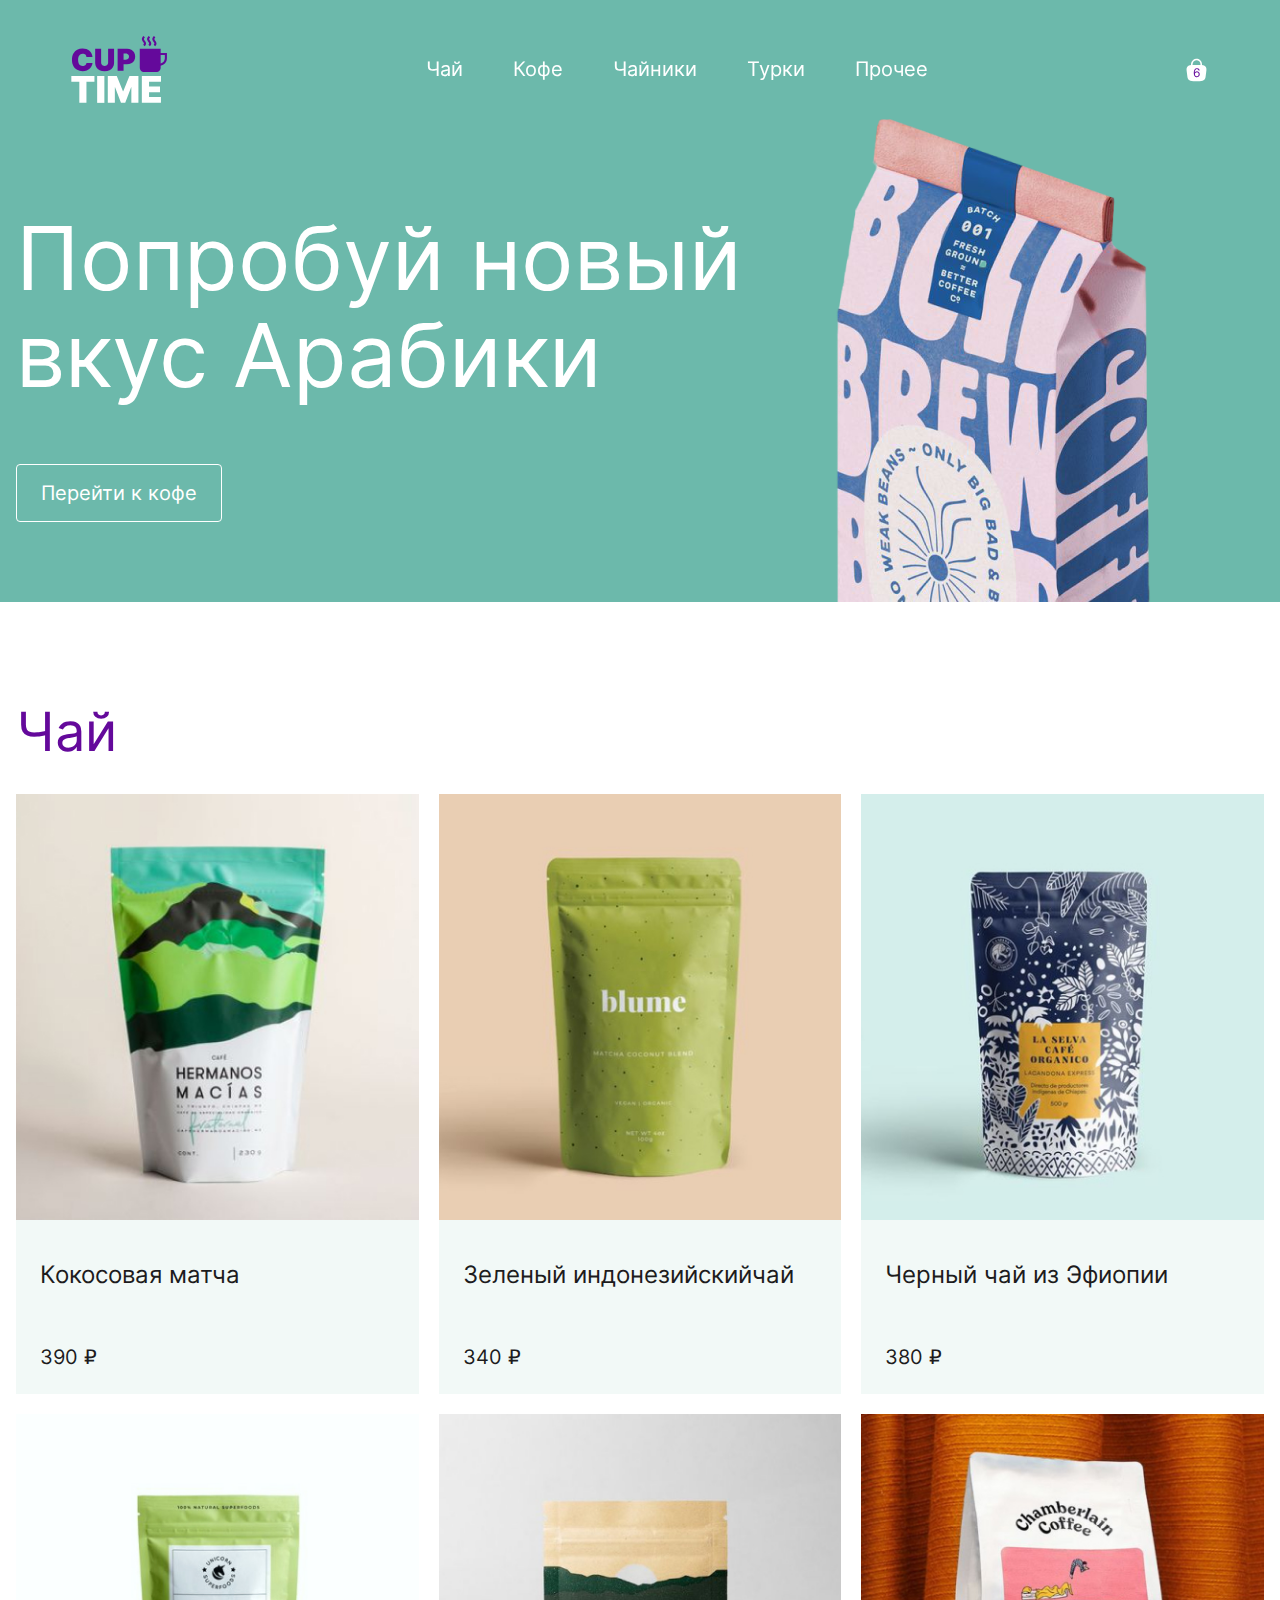
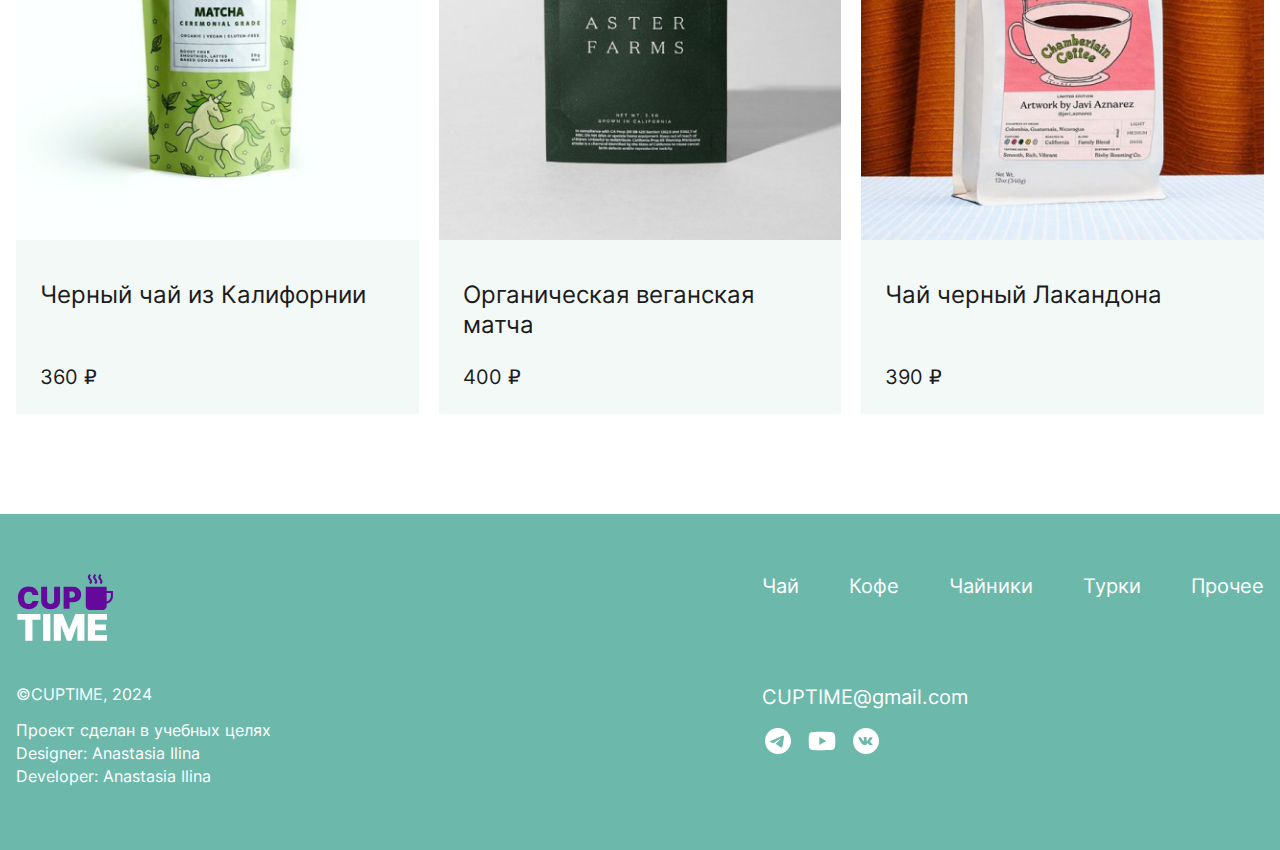
<file: index.html>
<!DOCTYPE html>
<html lang="en">
  <head>
    <meta charset="UTF-8" />
    <meta http-equiv="X-UA-Compatible" content="IE=edge" />
    <meta name="viewport" content="width=device-width, initial-scale=1.0" />
    <link rel="stylesheet" href="./styles/normalize.css" />
    <link rel="stylesheet" href="./styles/style.css" />
    <title>Cup Time</title>
  </head>
  <body>
    <header class="header">
      <div class="container header__container">
        <a class="header__logo-link"
          ><img
            class="header__logo"
            src="./img/logo.svg"
            alt="Логотип Cup Time"
        /></a>

        <nav class="header__nav">
          <ul class="header__menu">
            <li class="header__menu-item">
              <a class="header__menu-link" href="#">Чай</a>
            </li>
            <li class="header__menu-item">
              <a class="header__menu-link" href="#">Кофе</a>
            </li>
            <li class="header__menu-item">
              <a class="header__menu-link" href="#">Чайники</a>
            </li>
            <li class="header__menu-item">
              <a class="header__menu-link" href="#">Турки</a>
            </li>
            <li class="header__menu-item">
              <a class="header__menu-link" href="#">Прочее</a>
            </li>
          </ul>
        </nav>
        <a href="cart.html" class="header__cart-link"
          >6
          <!-- <img src="./img/bag  .svg" alt="" />6 -->
        </a>
      </div>
    </header>
    <main class="main">
      <section class="promo">
        <div class="container">
          <div class="promo__container">
            <h1 class="promo__title">Попробуй новый вкус Арабики</h1>

            <a class="promo__link" href="#">Перейти к кофе</a>
          </div>
        </div>
      </section>
      <section class="products">
        <div class="container">
          <h2 class="products__title">Чай</h2>
          <ul class="products__list">
            <li class="products__item">
              <article class="product">
                <img
                  class="product__img"
                  src="./img/photo-1.jpg"
                  alt="product" />
                <div class="product__content">
                  <h3 class="product__title">Кокосовая матча</h3>
                  <p class="product__price">390 ₽</p>
                </div>
              </article>
            </li>
            <li class="products__item">
              <article class="product">
                <img
                  class="product__img"
                  src="./img/photo-2.jpg"
                  alt="product" />
                <div class="product__content">
                  <h3 class="product__title">Зеленый индонезийскийчай</h3>
                  <p class="product__price">340 ₽</p>
                </div>
              </article>
            </li>
            <li class="products__item">
              <article class="product">
                <img
                  class="product__img"
                  src="./img/photo-3.jpg"
                  alt="product" />
                <div class="product__content">
                  <h3 class="product__title">Черный чай из Эфиопии</h3>
                  <p class="product__price">380 ₽</p>
                </div>
              </article>
            </li>
            <li class="products__item">
              <article class="product">
                <img
                  class="product__img"
                  src="./img/photo-4.jpg"
                  alt="product" />
                <div class="product__content">
                  <h3 class="product__title">Черный чай из Калифорнии</h3>
                  <p class="product__price">360 ₽</p>
                </div>
              </article>
            </li>
            <li class="products__item">
              <article class="product">
                <img
                  class="product__img"
                  src="./img/photo-5.jpg"
                  alt="product" />
                <div class="product__content">
                  <h3 class="product__title">Органическая веганская матча</h3>
                  <p class="product__price">400 ₽</p>
                </div>
              </article>
            </li>
            <li class="products__item">
              <article class="product">
                <img
                  class="product__img"
                  src="./img/photo-6.jpg"
                  alt="product" />
                <div class="product__content">
                  <h3 class="product__title">Чай черный Лакандона</h3>
                  <p class="product__price">390 ₽</p>
                </div>
              </article>
            </li>
          </ul>
        </div>
      </section>
    </main>
    <footer class="footer">
      <div class="container footer__container">
        <a class="footer__logo-link"
          ><img
            class="footer__logo"
            src="./img/logo.svg"
            alt="Логотип Cup Time"
        /></a>
        <div class="footer__nav">
          <ul class="footer__menu">
            <li class="footer__menu-item">
              <a class="footer__menu-link" href="#">Чай</a>
            </li>
            <li class="footer__menu-item">
              <a class="footer__menu-link" href="#">Кофе</a>
            </li>
            <li class="footer__menu-item">
              <a class="footer__menu-link" href="#">Чайники</a>
            </li>
            <li class="footer__menu-item">
              <a class="footer__menu-link" href="#">Турки</a>
            </li>
            <li class="footer__menu-item">
              <a class="footer__menu-link" href="#">Прочее</a>
            </li>
          </ul>
        </div>
        <div class="footer__info">
          <p class="footer__copyright">©CUPTIME, 2024</p>
          <p class="footer__description">Проект сделан в учебных целях</p>
          <ul class="footer__developers">
            <li class="footer__developer">
              Designer:
              <a class="footer__developer-link" href="#">Anastasia Ilina</a>
            </li>
            <li class="footer__developer">
              Developer:
              <a class="footer__developer-link" href="#">Anastasia Ilina</a>
            </li>
          </ul>
        </div>
        <div class="footer__contacts">
          <a href="mailto:cuptime@gmail.com" class="footer__email"
            >CUPTIME@gmail.com</a
          >
          <ul class="footer__social">
            <li class="footer__social-item">
              <a href="#" class="footer__social-link">
                <svg
                  width="32"
                  height="32"
                  viewBox="0 0 32 32"
                  fill="none"
                  xmlns="http://www.w3.org/2000/svg">
                  <path
                    d="M16 3C8.824 3 3 8.824 3 16C3 23.176 8.824 29 16 29C23.176 29 29 23.176 29 16C29 8.824 23.176 3 16 3ZM22.032 11.84C21.837 13.894 20.992 18.886 20.563 21.187C20.381 22.162 20.017 22.487 19.679 22.526C18.925 22.591 18.353 22.032 17.625 21.551C16.481 20.797 15.831 20.329 14.726 19.601C13.439 18.756 14.271 18.288 15.012 17.534C15.207 17.339 18.535 14.31 18.6 14.037C18.609 13.9957 18.6078 13.9527 18.5965 13.9119C18.5852 13.8712 18.5641 13.8338 18.535 13.803C18.457 13.738 18.353 13.764 18.262 13.777C18.145 13.803 16.325 15.012 12.776 17.404C12.256 17.755 11.788 17.937 11.372 17.924C10.904 17.911 10.02 17.664 9.357 17.443C8.538 17.183 7.901 17.04 7.953 16.585C7.979 16.351 8.304 16.117 8.915 15.87C12.711 14.219 15.233 13.127 16.494 12.607C20.108 11.099 20.849 10.839 21.343 10.839C21.447 10.839 21.694 10.865 21.85 10.995C21.98 11.099 22.019 11.242 22.032 11.346C22.019 11.424 22.045 11.658 22.032 11.84Z"
                    fill="white" />
                </svg>
              </a>
            </li>
            <li class="footer__social-item">
              <a href="#" class="footer__social-link"
                ><svg
                  width="32"
                  height="32"
                  viewBox="0 0 32 32"
                  fill="none"
                  xmlns="http://www.w3.org/2000/svg">
                  <path
                    d="M13.3337 20.0001L20.2537 16.0001L13.3337 12.0001V20.0001ZM28.747 9.56008C28.9203 10.1867 29.0403 11.0267 29.1203 12.0934C29.2137 13.1601 29.2537 14.0801 29.2537 14.8801L29.3337 16.0001C29.3337 18.9201 29.1203 21.0667 28.747 22.4401C28.4137 23.6401 27.6403 24.4134 26.4403 24.7467C25.8137 24.9201 24.667 25.0401 22.907 25.1201C21.1737 25.2134 19.587 25.2534 18.1203 25.2534L16.0003 25.3334C10.4137 25.3334 6.93366 25.1201 5.56033 24.7467C4.36033 24.4134 3.58699 23.6401 3.25366 22.4401C3.08033 21.8134 2.96033 20.9734 2.88033 19.9067C2.78699 18.8401 2.74699 17.9201 2.74699 17.1201L2.66699 16.0001C2.66699 13.0801 2.88033 10.9334 3.25366 9.56008C3.58699 8.36008 4.36033 7.58675 5.56033 7.25341C6.18699 7.08008 7.33366 6.96008 9.09366 6.88008C10.827 6.78675 12.4137 6.74675 13.8803 6.74675L16.0003 6.66675C21.587 6.66675 25.067 6.88008 26.4403 7.25341C27.6403 7.58675 28.4137 8.36008 28.747 9.56008Z"
                    fill="white" />
                </svg>
              </a>
            </li>
            <li class="footer__social-item">
              <a href="#" class="footer__social-link"
                ><svg
                  width="32"
                  height="32"
                  viewBox="0 0 32 32"
                  fill="none"
                  xmlns="http://www.w3.org/2000/svg">
                  <path
                    d="M16 3C8.82021 3 3 8.82021 3 16C3 23.1798 8.82021 29 16 29C23.1798 29 29 23.1798 29 16C29 8.82021 23.1798 3 16 3ZM20.9996 17.667C20.9996 17.667 22.1493 18.8018 22.4323 19.3285C22.4404 19.3394 22.4445 19.3502 22.4472 19.3556C22.5623 19.5493 22.5894 19.6996 22.5325 19.812C22.4377 19.9989 22.1127 20.0909 22.0017 20.0991H19.9704C19.8296 20.0991 19.5344 20.0625 19.1769 19.816C18.902 19.6238 18.6311 19.3082 18.3671 19.0008C17.973 18.5431 17.6318 18.1477 17.2878 18.1477C17.2441 18.1476 17.2007 18.1545 17.1592 18.168C16.8992 18.252 16.566 18.623 16.566 19.6116C16.566 19.9203 16.3223 20.0977 16.1503 20.0977H15.22C14.9031 20.0977 13.2524 19.9867 11.7899 18.4443C9.99969 16.5552 8.38823 12.7662 8.37469 12.731C8.27312 12.4859 8.48302 12.3546 8.71187 12.3546H10.7634C11.037 12.3546 11.1264 12.5211 11.1886 12.6687C11.2618 12.8407 11.5299 13.5246 11.97 14.2937C12.6836 15.5477 13.121 16.0569 13.4718 16.0569C13.5375 16.0561 13.6021 16.0394 13.66 16.0081C14.1177 15.7535 14.0324 14.1218 14.0121 13.7832C14.0121 13.7196 14.0107 13.0533 13.7765 12.7337C13.6085 12.5022 13.3228 12.4142 13.1495 12.3817C13.2196 12.2849 13.3121 12.2064 13.419 12.1528C13.7331 11.9957 14.2992 11.9727 14.8611 11.9727H15.174C15.7833 11.9808 15.9404 12.0201 16.1611 12.0756C16.608 12.1826 16.6175 12.471 16.5782 13.4582C16.566 13.7385 16.5539 14.0554 16.5539 14.4292C16.5539 14.5104 16.5498 14.5971 16.5498 14.6892C16.5363 15.1916 16.52 15.7617 16.8748 15.9959C16.9211 16.025 16.9745 16.0404 17.0292 16.0406C17.1524 16.0406 17.5234 16.0406 18.5282 14.3168C18.8381 13.7619 19.1074 13.1853 19.334 12.5916C19.3543 12.5564 19.4139 12.448 19.4843 12.406C19.5362 12.3795 19.5939 12.3661 19.6522 12.3668H22.064C22.3267 12.3668 22.5068 12.406 22.5406 12.5076C22.6002 12.6687 22.5298 13.1603 21.4289 14.6512L20.9373 15.2999C19.9393 16.608 19.9393 16.6744 20.9996 17.667Z"
                    fill="white" />
                </svg>
              </a>
            </li>
          </ul>
        </div>
      </div>
    </footer>
  </body>
</html>
</file>
<file: styles/style.css>
@font-face {
  font-display: swap;
  font-family: "Inter";
  font-style: normal;
  font-weight: 400;
  src: url("../fonts/inter-v13-cyrillic_latin-regular.woff2") format("woff2");
}

html {
  box-sizing: border-box;
}

*,
*::before,
*::after {
  box-sizing: inherit;
}

body {
  font-family: "Inter", "sans-serif";
  background-color: #fff;
  font-size: 20px;
  line-height: 1.24;
  color: #1d1c1d;
}

ul {
  list-style-type: none;
  margin: 0;
  padding: 0;
}

a {
  text-decoration: none;
  color: inherit;
}

img {
  max-width: 100%;
  height: auto;
}

.container {
  max-width: 1332px;
  padding: 0 16px;
  margin: 0 auto;
}

.header {
  padding: 0 24px;
  width: 100%;
  transform: translateX(-50%);
  left: 50%;
  position: absolute;
  top: 24px;
  color: #fff;
}

.header__container {
  max-width: 1392px;
  backdrop-filter: blur(60px);
  background: rgba(108, 185, 171, 0.7);
  padding: 12px 46px;
  display: flex;
  justify-content: space-between;
  align-items: center;
}

.header__logo-link {
  font-size: 0;
}
.header__menu {
  display: flex;
  align-items: center;
  gap: 50px;
}
.header__cart-link {
  padding: 10px 4px 3px;
  width: 28px;
  height: 28px;
  background-image: url("../img/bag.svg");
  background-position: center;
  background-repeat: no-repeat;
  background-size: contain;
  font-size: 12px;
  color: #64099b;
  text-align: center;
}

.promo {
  background-color: #6cb9ab;
  color: #fff;
}

.promo__container {
  padding: 210px 0 80px;
  background-image: url("../img/cofe-bg.png");
  background-position: right 113px bottom 0;
  background-repeat: no-repeat;
}

.promo__title {
  font-weight: 400;
  max-width: 788px;
  margin-top: 0;
  margin-bottom: 60px;
  font-size: 88px;
  line-height: 1.1;
}

.promo__link {
  display: inline-block;
  border: 1px solid #fff;
  border-radius: 4px;
  padding: 16px 24px;
}

.products {
  padding: 100px 0;
}

.products__title {
  margin-top: 0;
  margin-bottom: 32px;
  font-size: 54px;
  font-weight: 400;
  line-height: 1.1;
  color: #64099b;
}
.products__list {
  display: grid;
  grid-template-columns: repeat(3, 1fr);
  gap: 20px;
}

.product {
  min-height: 600px;

  display: flex;
  flex-direction: column;

  background-color: #f2f9f7;
  color: #1d1c1d;
  font-size: 0;
}

.product__img {
  width: 100%;
  margin-bottom: 16px;
}

.product__content {
  flex-grow: 1;
  padding: 24px;
  display: flex;
  flex-direction: column;
}

.product__title {
  font-weight: 400;
  font-size: 24px;
  flex-grow: 1;
  margin-top: 0;
  margin-bottom: 4px;
  overflow: hidden;
  text-overflow: ellipsis;
  display: -webkit-box;
  -webkit-line-clamp: 2;
  -webkit-box-orient: vertical;
}

.product__price {
  margin: 0;
  font-size: 20px;
}

.footer {
  padding: 60px 0;
  background-color: #6cb9ab;
  color: #fff;
}

.footer__container {
  display: grid;
  column-gap: 38px;
  grid-template-columns: repeat(2, max-content);
  justify-content: space-between;
}
.footer__logo-link {
  margin-bottom: 38px;
}
.footer__nav {
  margin-bottom: 80px;
}
.footer__menu {
  display: flex;
  align-items: center;
  gap: 50px;
}
.footer__info {
  font-size: 16px;
}
.footer__copyright {
  margin-top: 0;
  margin-bottom: 17px;
}
.footer__description {
  margin-top: 0;
  margin-bottom: 3px;
}
.footer__developer {
  margin-bottom: 3px;
}
.footer__email {
  display: inline-block;
  margin-bottom: 16px;
}
.footer__social {
  display: flex;
  align-items: center;
  gap: 12px;
}
.footer__social-item {
  font-size: 0;
}
</file>
